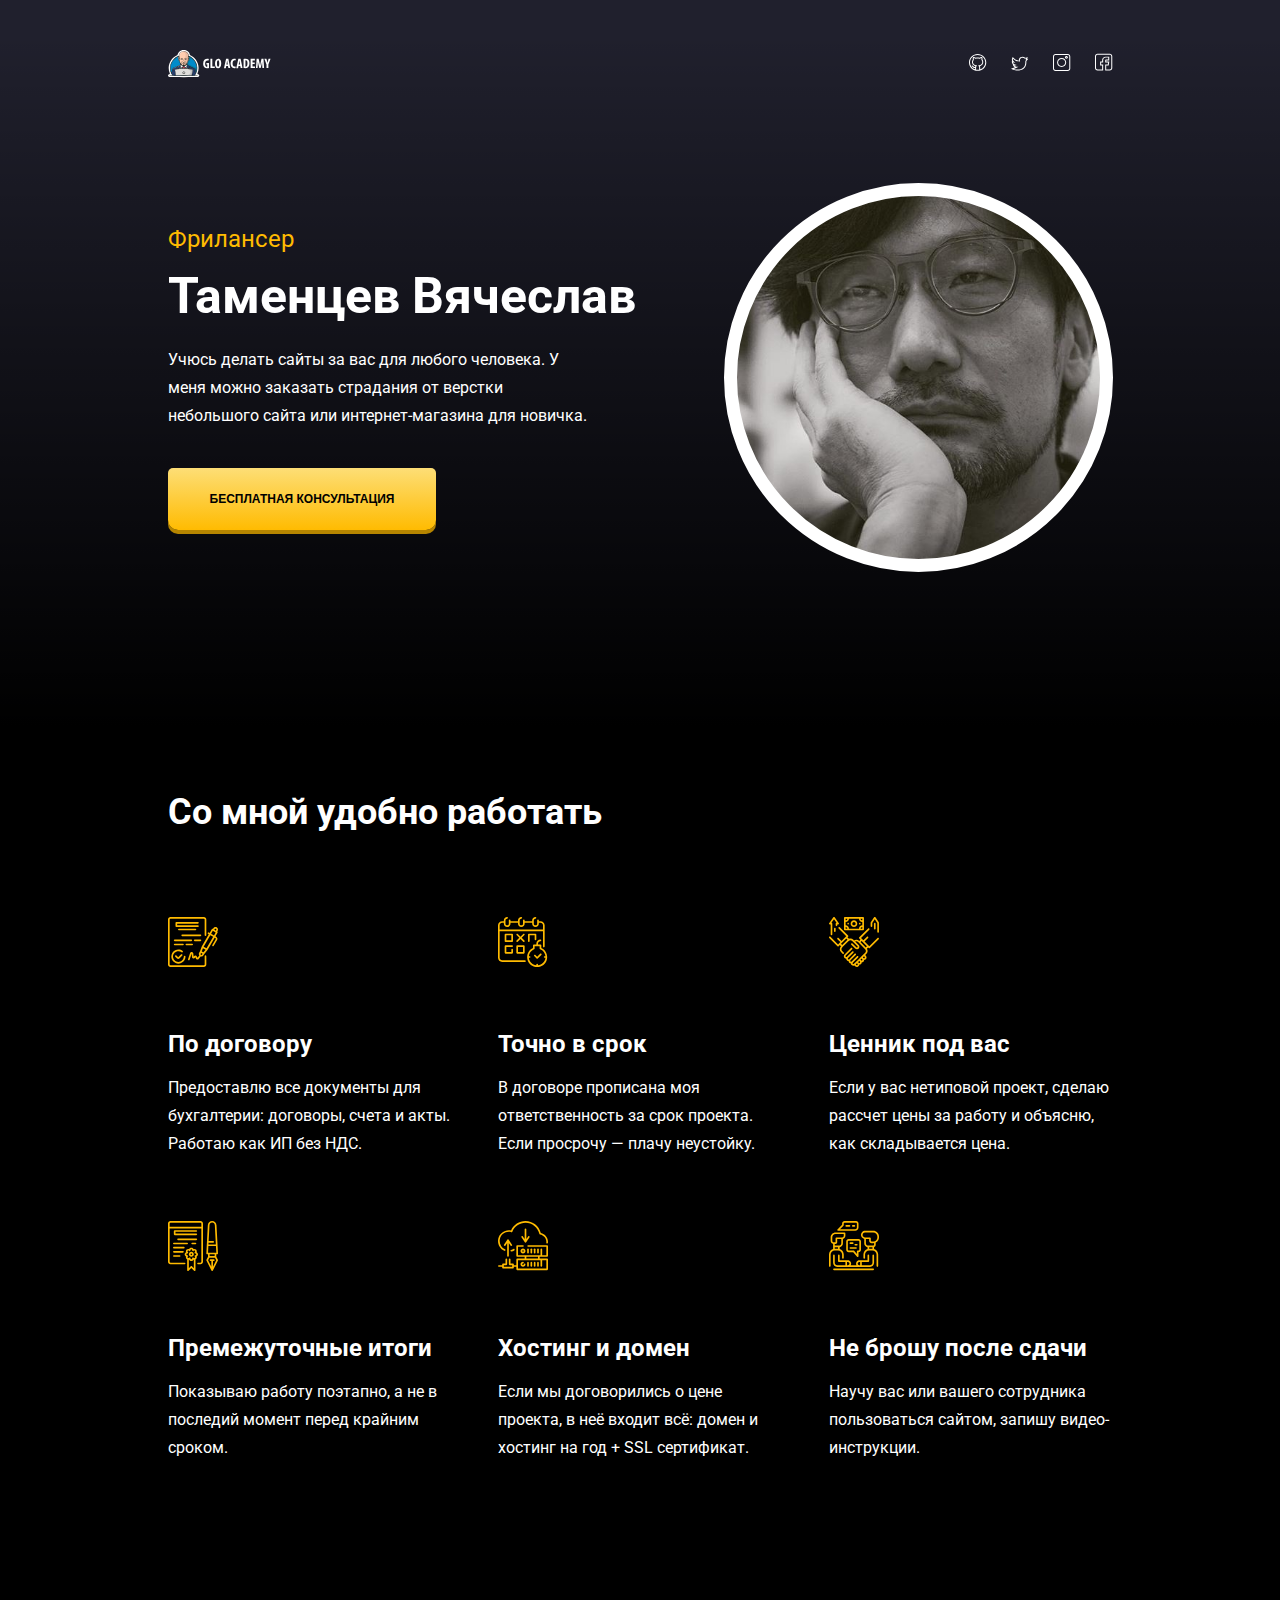
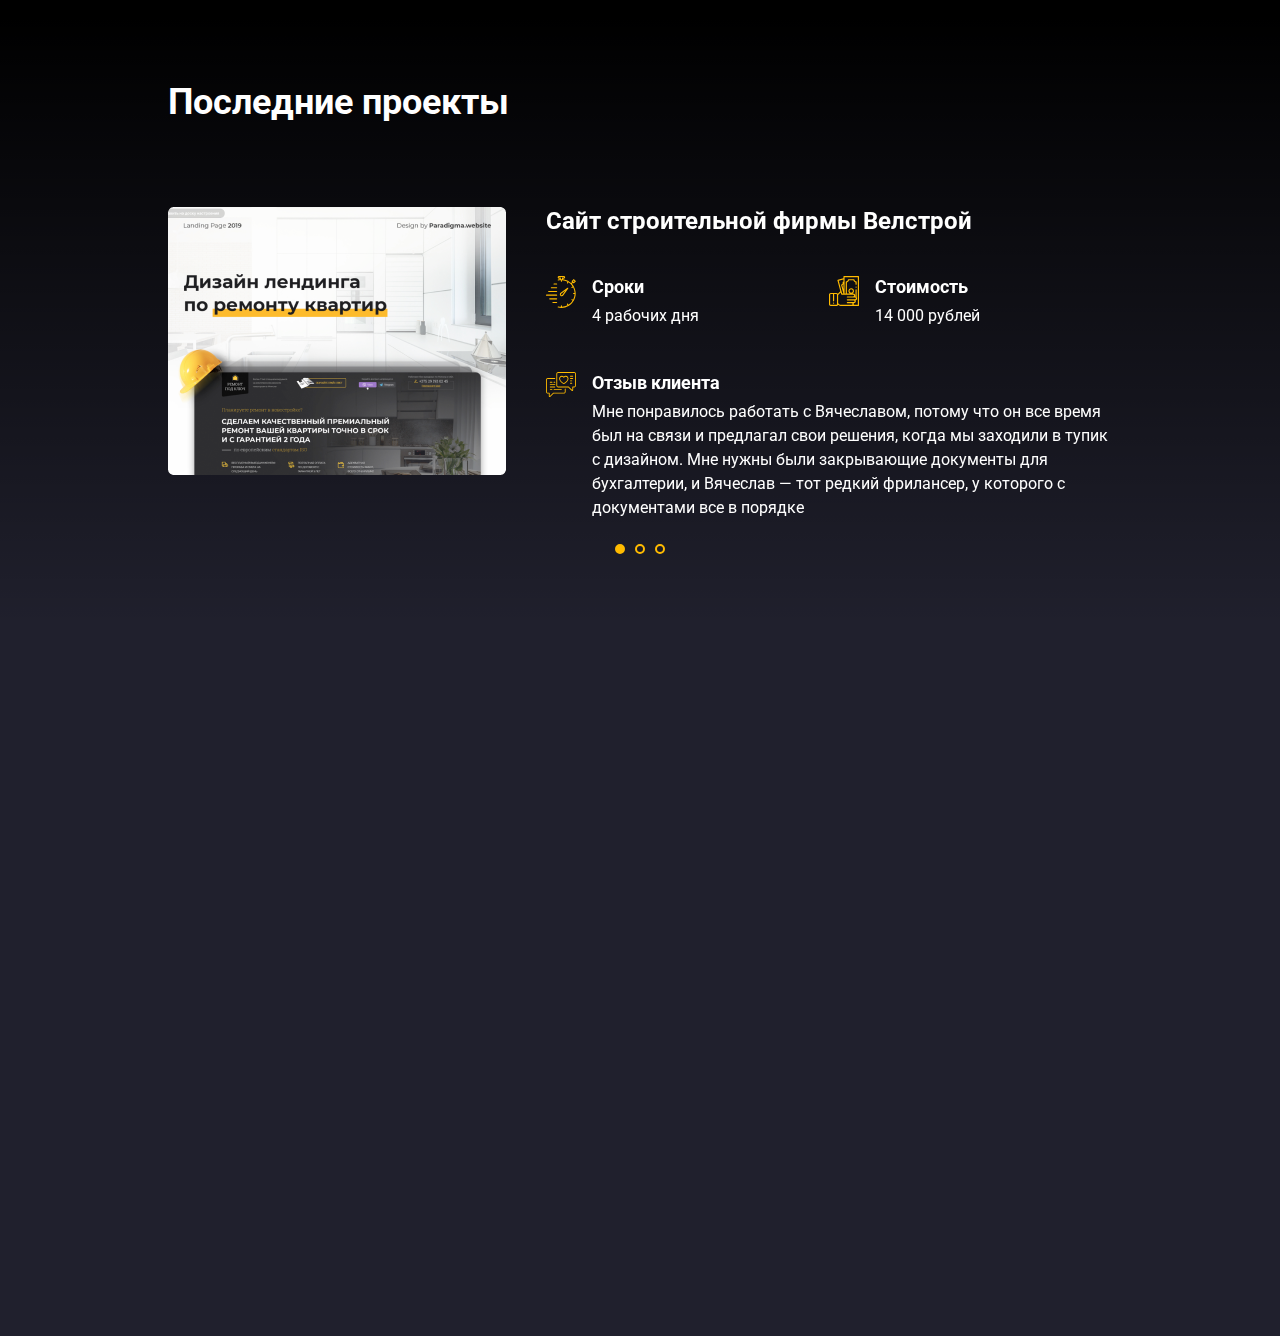
<file: index.html>
<!DOCTYPE html>
<html lang="ru">
<head>
  <meta charset="UTF-8">
  <meta name="viewport" content="width=device-width, initial-scale=1.0">
  <meta http-equiv="X-UA-Compatible" content="ie=edge">
  <title>Мечта</title>
  <link href="https://fonts.googleapis.com/css?family=Roboto:400,700&display=swap&subset=cyrillic" rel="stylesheet">
  <link rel="stylesheet" href="css\style.css">
  <link rel="stylesheet" href="css\swiper.min.css">
  <link rel="stylesheet" href="css\animate.css">
</head>
<body>
  <header class="hero">
   <div class="container">
    <div class="hero-header">
      <img src="img\logo.svg" alt="Glo Academy" class="logo">
      <div class="social-links">
        <a href="https://github.com/Sancobot" class="social-link"><img src="img\social\github.svg" alt="github"></a>
        <a href="https://twitter.com/LysinaArika" class="social-link"><img src="img\social\twitter.svg" alt="twitter"></a>
        <a href="index1.html" class="social-link"><img src="img\social\instagram.svg" alt="instagram"></a>
        <a href="index2.html" class="social-link"><img src="img\social\facebook.svg" alt="fb"></a>
      </div>
      <!-- /.social-links -->
    </div>
    <!-- /.hero-header -->


    <div class="hero-content">
      <div class="hero-text">
        <span class="hero-subtitle wow fadeInRight" data-wow-delay="0.2s">Фрилансер</span>
        <h1 class="hero-title wow fadeInRight" data-wow-delay="0.4s">Таменцев Вячеслав</h1>
        <p class="hero-description wow fadeInRight" data-wow-delay="0.6s">Учюсь делать сайты за вас для любого человека. У меня можно заказать страдания от верстки небольшого сайта или интернет-магазина для новичка.</p>
        <button class="button hero-button wow fadeInRight" data-wow-delay="0.8s">Бесплатная консультация</button>
      </div>
      <!-- /.hero-text -->
      <div class="hero-avatar wow fadeIn" data-wow-delay="1.5s"></div>
      <!-- /.hero-avatar -->
    </div>
    <!-- /.hero-content -->
   </div>
   <!-- /.container -->
  </header>

  <main>
    <section class="features section">
      <div class="container">
        <h2 class="section-title wow zoomIn"data-wow-delay="0.2s">Со мной удобно работать</h2>
        <div class="features-block">
          <div class="features-item">
            <img src="img/features/offer-img.svg" alt="По договору" class="features-image">
            <h3 class="features-title">По договору</h3>
            <p class="features-text">Предоставлю все документы для бухгалтерии: договоры, счета и акты. Работаю как ИП без НДС.</p>
          </div>
          <div class="features-item">
            <img src="/img/features/deadline-img.svg" alt="Точно в срок" class="features-image">
            <h3 class="features-title">Точно в срок</h3>
            <p class="features-text">В договоре прописана моя ответственность за срок проекта. Если просрочу — плачу неустойку.</p>
          </div>
          <div class="features-item">
            <img src="/img/features/agreement-img.svg" alt="Ценник под вас" class="features-image">
            <h3 class="features-title">Ценник под вас</h3>
            <p class="features-text">Если у вас нетиповой проект, сделаю рассчет цены за работу и объясню, как складывается цена.</p>
          </div>
          <div class="features-item">
            <img src="/img/features/steps-img.svg" alt="Премежуточные итоги" class="features-image">
            <h3 class="features-title">Премежуточные итоги</h3>
            <p class="features-text">Показываю работу поэтапно, а не в последий момент перед крайним сроком.</p>
          </div>
          <div class="features-item">
            <img src="img/features/storage-img.svg" alt="Хостинг и домен" class="features-image">
            <h3 class="features-title">Хостинг и домен</h3>
            <p class="features-text">Если мы договорились о цене проекта, в неё входит всё: домен и хостинг на год + SSL сертификат.</p>
          </div>
          <div class="features-item">
            <img src="img/features/conversation-img.svg" alt="Не брошу после сдачи" class="features-image">
            <h3 class="features-title">Не брошу после сдачи</h3>
            <p class="features-text">Научу вас или вашего сотрудника пользоваться сайтом, запишу видео-инструкции.</p>
          </div>
        </div>
        <!-- /.features-block -->
      </div>
      <!-- /.container -->
    </section>
    <!-- /.features -->

    <section class="section project">
      <div class="container">
        <h2 class="section-title">Последние проекты</h2>

        <div class="swiper-container project-slider">
          <!-- Additional required wrapper -->
          <div class="swiper-wrapper">
              <!-- Slides -->
              <div class="swiper-slide project-slide"> <img src="img/project-img.png" alt="Сайт строительной фирмы Велстрой" class="project-image">
                <div class="project-text">
                  <h3 class="project-title">Сайт строительной фирмы Велстрой</h3>
                <div class="project-time">
                 <img src="img/time-icon.svg" alt="Срок" class="project-icon">
                 <div class="project-description">
                   <h4 class="project-subtitle">Сроки</h4>
                   <p class="project-paregraph">4 рабочих дня</p>
                 </div> 
                </div>
                <!-- /.project-time -->
                <div class="project-cost">
                  <img src="img/cost-icon.svg" alt="Стоимость" class="project-icon">
                 <div class="project-description">
                   <h4 class="project-subtitle">Стоимость</h4>
                   <p class="project-paregraph">14 000 рублей</p>
                 </div>
                </div>
                <!-- /.project-cost -->
                <div class="project-feedback">
                  <img src="img/feedback-icon.svg" alt="Отзыв клиента" class="project-icon">
                 <div class="project-description">
                   <h4 class="project-subtitle">Отзыв клиента</h4>
                   <p class="project-paragraph">Мне понравилось работать с Вячеславом, потому что он все время был на связи и предлагал свои решения, когда мы заходили в тупик с дизайном. Мне нужны были закрывающие документы для бухгалтерии, и Вячеслав — тот редкий фрилансер, у которого с документами все в порядке</p>
                 </div>
                </div>
                <!-- /.project-feedback -->
                </div>
                <!-- /.project-text --></div>
                <div class="swiper-slide project-slide"> <img src="img/MV1-338x268.jpg" alt="Сайт строительной фирмы Татнефть" class="project-image">
                  <div class="project-text">
                    <h3 class="project-title">Сайт строительной фирмы Татнефть</h3>
                  <div class="project-time">
                   <img src="img/time-icon.svg" alt="Срок" class="project-icon">
                   <div class="project-description">
                     <h4 class="project-subtitle">Сроки</h4>
                     <p class="project-paregraph">8 рабочих дня</p>
                   </div> 
                  </div>
                  <!-- /.project-time -->
                  <div class="project-cost">
                    <img src="img/cost-icon.svg" alt="Стоимость" class="project-icon">
                   <div class="project-description">
                     <h4 class="project-subtitle">Стоимость</h4>
                     <p class="project-paregraph">27 000 рублей</p>
                   </div>
                  </div>
                  <!-- /.project-cost -->
                  <div class="project-feedback">
                    <img src="img/feedback-icon.svg" alt="Отзыв клиента" class="project-icon">
                   <div class="project-description">
                     <h4 class="project-subtitle">Отзыв клиента</h4>
                     <p class="project-paragraph">Мне понравилось работать с Вячеславом, и я ценю его передовые качества</p>
                   </div>
                  </div>
                  <!-- /.project-feedback -->
                  </div>
                  <!-- /.project-text --></div>
                  <div class="swiper-slide project-slide"> <img src="img/project-img.png" alt="Сайт строительной фирмы Парс" class="project-image">
                    <div class="project-text">
                      <h3 class="project-title">Сайт строительной фирмы Парс</h3>
                    <div class="project-time">
                     <img src="img/time-icon.svg" alt="Срок" class="project-icon">
                     <div class="project-description">
                       <h4 class="project-subtitle">Сроки</h4>
                       <p class="project-paregraph">2 рабочих дня</p>
                     </div> 
                    </div>
                    <!-- /.project-time -->
                    <div class="project-cost">
                      <img src="img/cost-icon.svg" alt="Стоимость" class="project-icon">
                     <div class="project-description">
                       <h4 class="project-subtitle">Стоимость</h4>
                       <p class="project-paregraph">9 000 рублей</p>
                     </div>
                    </div>
                    <!-- /.project-cost -->
                    <div class="project-feedback">
                      <img src="img/feedback-icon.svg" alt="Отзыв клиента" class="project-icon">
                     <div class="project-description">
                       <h4 class="project-subtitle">Отзыв клиента</h4>
                       <p class="project-paragraph">Мне понравилось работать с Вячеславом, потому что он все время был на связи и предлагал свои решения, когда мы заходили в тупик с дизайном. Мне нужны были закрывающие документы для бухгалтерии, и Вячеслав — тот редкий фрилансер, у которого с документами все в порядке</p>
                     </div>
                    </div>
                    <!-- /.project-feedback -->
                    </div>
                    <!-- /.project-text --></div>
          </div>
          <!-- If we need pagination -->
          <div class="swiper-pagination"></div>
      
      </div>

      </div>
    </section> 

  </main>  
  
  <footer class="section">
    <div class="container">
      <h2 class="section-title wow zoomIn" data-wow-delay="0.2s">Свяжитесь со мной</h2>
      <div class="contacts-block wow zoomIn" data-wow-delay="0.2s">
        <form action="#" class="contacts-form">
          <h4 class="form-title">Можете просто оставить заявку, я позвоню вам сегодня</h4>
          <input type="text" class="input input-name" placeholder="Ваше имя">
          <input type="text" class="input input-phone"placeholder="Ваш телефон">
          <button class="button button-form">Бесплатная консультация</button>
        </form>

        <div class="contacts-text">
          <div class="contacts-data">
            <div class="contacts-phone">
              <h4 class="contacts-title">Телефон</h4>
              <a href="tel:+79991234567" class="contacts-link">+7 999 123-45-67</a>
            </div>
            <!-- /.contacts-phone -->
            <div class="contacts-mail">
              <h4 class="contacts-title">Почта</h4>
              <a href="mailto:mail@mail.ru" class="contacts-link">mail@mail.ru</a>
            </div>
            <!-- /.contacts-mail -->
            <div class="contacts-social">
              <h4 class="contacts-title">Соцсети</h4>
              <a href="#" class="contacts-link">t.me/tamec</a>
              <a href="#" class="contacts-link">vk.me/tamec</a>
              <a href="#" class="contacts-link">fb.me/tamec</a>
            </div>
            <!-- /.contacts-social -->
          </div>
          <!-- /.contacts-data -->
          <div class="social-links">
            <a href="https://github.com/Sancobot" class="social-link"><img src="img\social\github.svg" alt="github"></a>
            <a href="https://twitter.com/LysinaArika" class="social-link"><img src="img\social\twitter.svg" alt="twitter"></a>
            <a href="index1.html" class="social-link"><img src="img\social\instagram.svg" alt="instagram"></a>
            <a href="index2.html" class="social-link"><img src="img\social\facebook.svg" alt="fb"></a>
          </div>
          <!-- /.social-links -->
          <a href="#" class="contacts-policy">Политика конфидециальности</a>
        </div>
        <!-- /.contacts-text -->
      </div>
      <!-- /.contacts-block -->
    </div>
  </footer>

  <script src="js/wow.min.js"></script>
  <script src="js/main.js"></script>
  <script src="js/swiper.min.js"></script>

</body>
</html>
</file>
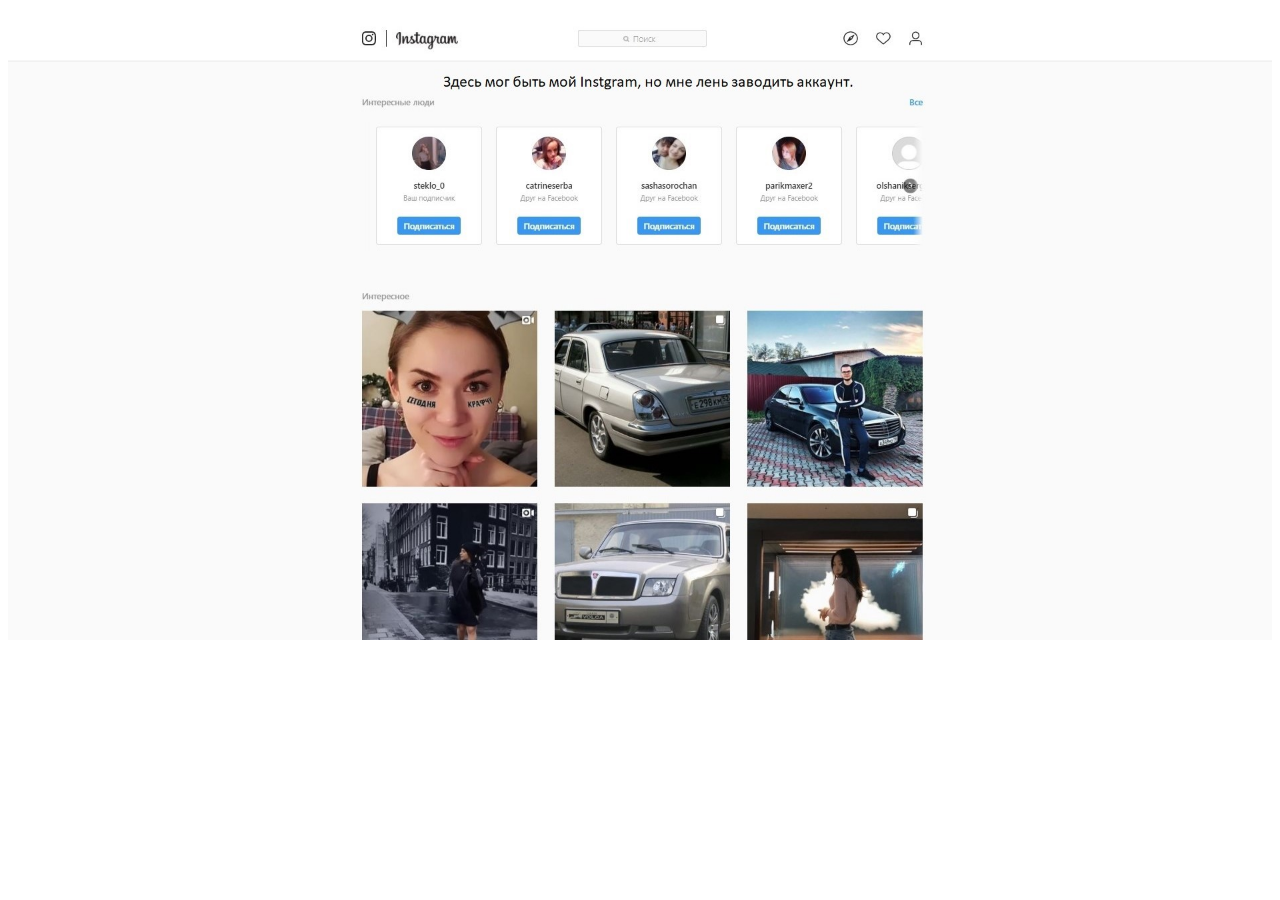
<file: index1.html>
<!DOCTYPE html>
<html lang="en">
<head>
  <meta charset="UTF-8">
  <meta name="viewport" content="width=device-width, initial-scale=1.0">
  <meta http-equiv="X-UA-Compatible" content="ie=edge">
  <title>instagram</title>
  <link href="https://fonts.googleapis.com/css?family=Roboto:400,700&display=swap&subset=cyrillic" rel="stylesheet">
</head>
<body>
  <p><img src="img\SharedScreenshot.jpg" width="100%"></p>
</body>
</html>
</file>
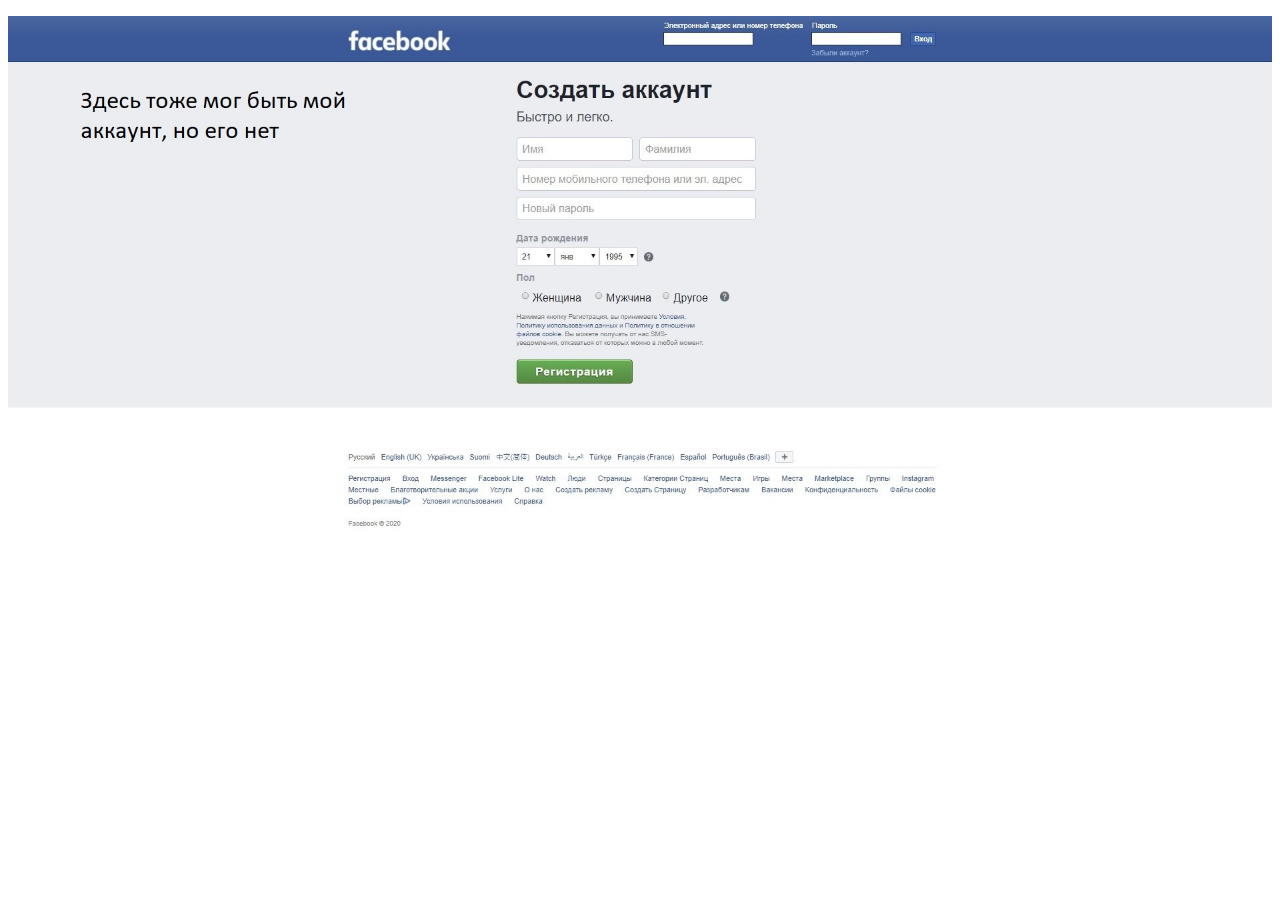
<file: index2.html>
<!DOCTYPE html>
<html lang="en">
<head>
  <meta charset="UTF-8">
  <meta name="viewport" content="width=device-width, initial-scale=1.0">
  <meta http-equiv="X-UA-Compatible" content="ie=edge">
  <title>facebook</title>
  <link href="https://fonts.googleapis.com/css?family=Roboto:400,700&display=swap&subset=cyrillic" rel="stylesheet">
</head>
<body>
  <p><img src="img\SharedScreenshot1.jpg" width="100%"></p>
</body>
</html>
</file>
